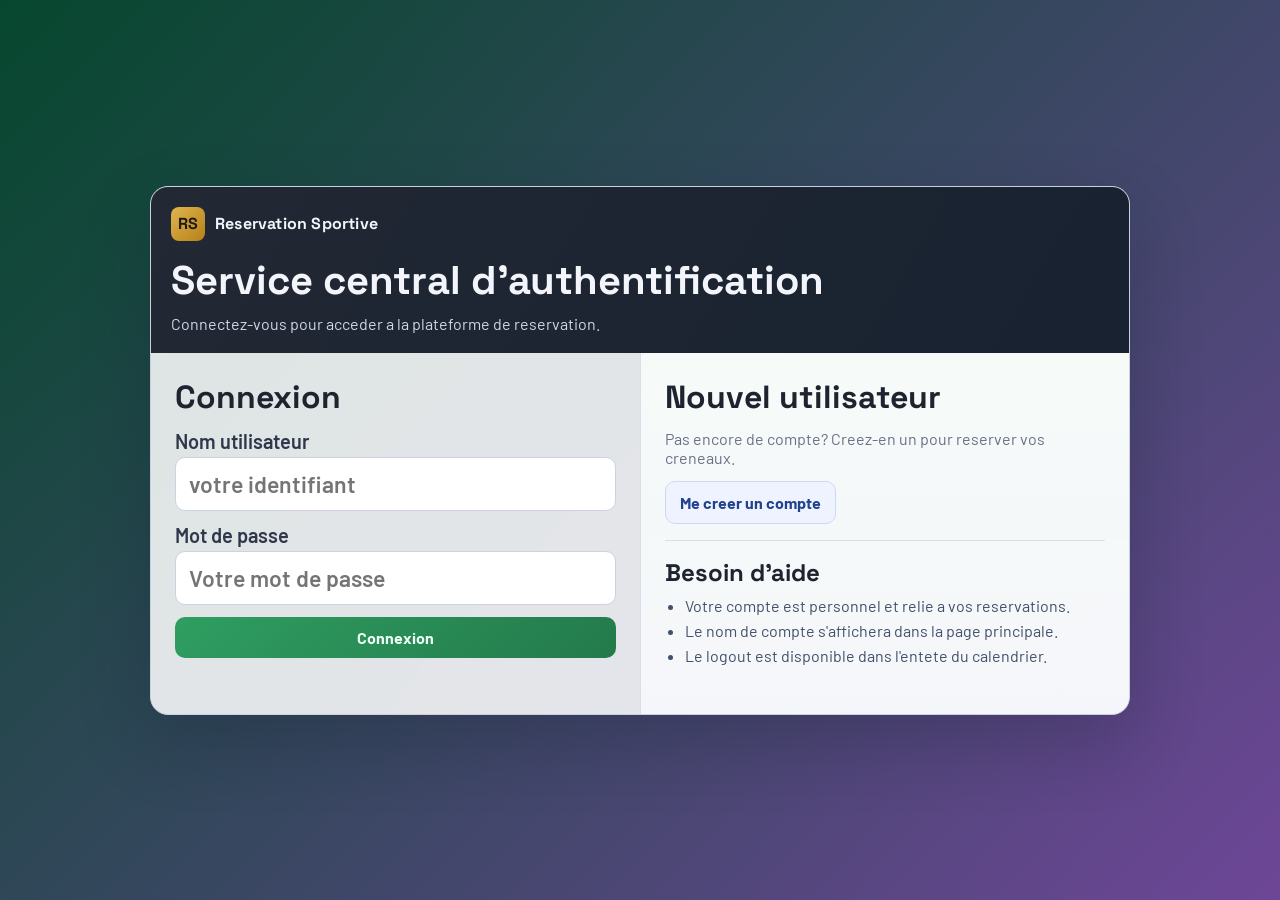
<file: login.html>
<!doctype html>
<html lang="fr">
  <head>
    <meta charset="utf-8" />
    <meta name="viewport" content="width=device-width, initial-scale=1" />
    <title>Connexion - Reservation Sportive</title>
    <link rel="icon"  href="Images/icon.png">
    <link rel="preconnect" href="https://fonts.googleapis.com" />
    <link rel="preconnect" href="https://fonts.gstatic.com" crossorigin />
    <link
      href="https://fonts.googleapis.com/css2?family=Barlow:wght@400;500;600;700&family=Space+Grotesk:wght@500;700&display=swap"
      rel="stylesheet"
    />
    <link rel="stylesheet" href="static/css/auth.css?v=20260419b" />
  </head>
  <body>
    <main class="auth-shell">
      <section class="auth-card auth-split">
        <header class="auth-header">
          <div class="brand">
            <span class="brand-mark">RS</span>
            <span class="brand-text">Reservation Sportive</span>
          </div>
          <h1>Service central d'authentification</h1>
          <p>Connectez-vous pour acceder a la plateforme de reservation.</p>
        </header>

        <div class="split-grid">
          <section class="panel left">
            <h2>Connexion</h2>
            <form id="loginForm" class="auth-form">
              <label>Nom utilisateur
                <input type="text" name="username" placeholder="votre identifiant" minlength="3" required />
              </label>
              <label>Mot de passe
                <input type="password" name="password" placeholder="Votre mot de passe" minlength="6" required />
              </label>
              <button type="submit" class="btn primary">Connexion</button>
            </form>
            <p id="loginFlash" class="flash" role="status" aria-live="polite"></p>
          </section>

          <section class="panel right">
            <h2>Nouvel utilisateur</h2>
            <p class="helper">Pas encore de compte? Creez-en un pour reserver vos creneaux.</p>
            <a class="btn secondary" href="register.html">Me creer un compte</a>

            <hr />
            <h3>Besoin d'aide</h3>
            <ul>
              <li>Votre compte est personnel et relie a vos reservations.</li>
              <li>Le nom de compte s'affichera dans la page principale.</li>
              <li>Le logout est disponible dans l'entete du calendrier.</li>
            </ul>
          </section>
        </div>
      </section>
    </main>

    <script>
      const loginFormEl = document.getElementById("loginForm");
      const loginFlashEl = document.getElementById("loginFlash");

      function setFlash(message, type = "error") {
        loginFlashEl.textContent = message;
        loginFlashEl.className = `flash ${type}`;
      }

      function normalizeApiError(detail, status, fallback) {
        if (typeof detail === "string" && detail.trim()) {
          return detail;
        }
        if (status === 401) {
          return "Identifiants invalides.";
        }
        if (status === 422) {
          return "Veuillez verifier les champs saisis.";
        }
        return fallback;
      }

      async function login(username, password) {
        const response = await fetch("http://localhost:8000/auth/login", {
          method: "POST",
          headers: { "Content-Type": "application/json" },
          credentials: "include",
          body: JSON.stringify({ username, password }),
        });

        const data = await response.json().catch(() => ({}));
        if (!response.ok) {
          throw new Error(normalizeApiError(data.detail, response.status, "Echec de connexion."));
        }
      }

      loginFormEl.addEventListener("submit", async (event) => {
        event.preventDefault();
        const fd = new FormData(loginFormEl);
        const username = String(fd.get("username") || "").trim();
        const password = String(fd.get("password") || "");

        try {
          await login(username, password);
          setFlash("Connexion reussie. Redirection...", "success");
          window.location.href = "http://localhost:8000/calendar";
        } catch (error) {
          setFlash(error.message || "Erreur de connexion.", "error");
        }
      });
    </script>
  </body>
</html>
</file>
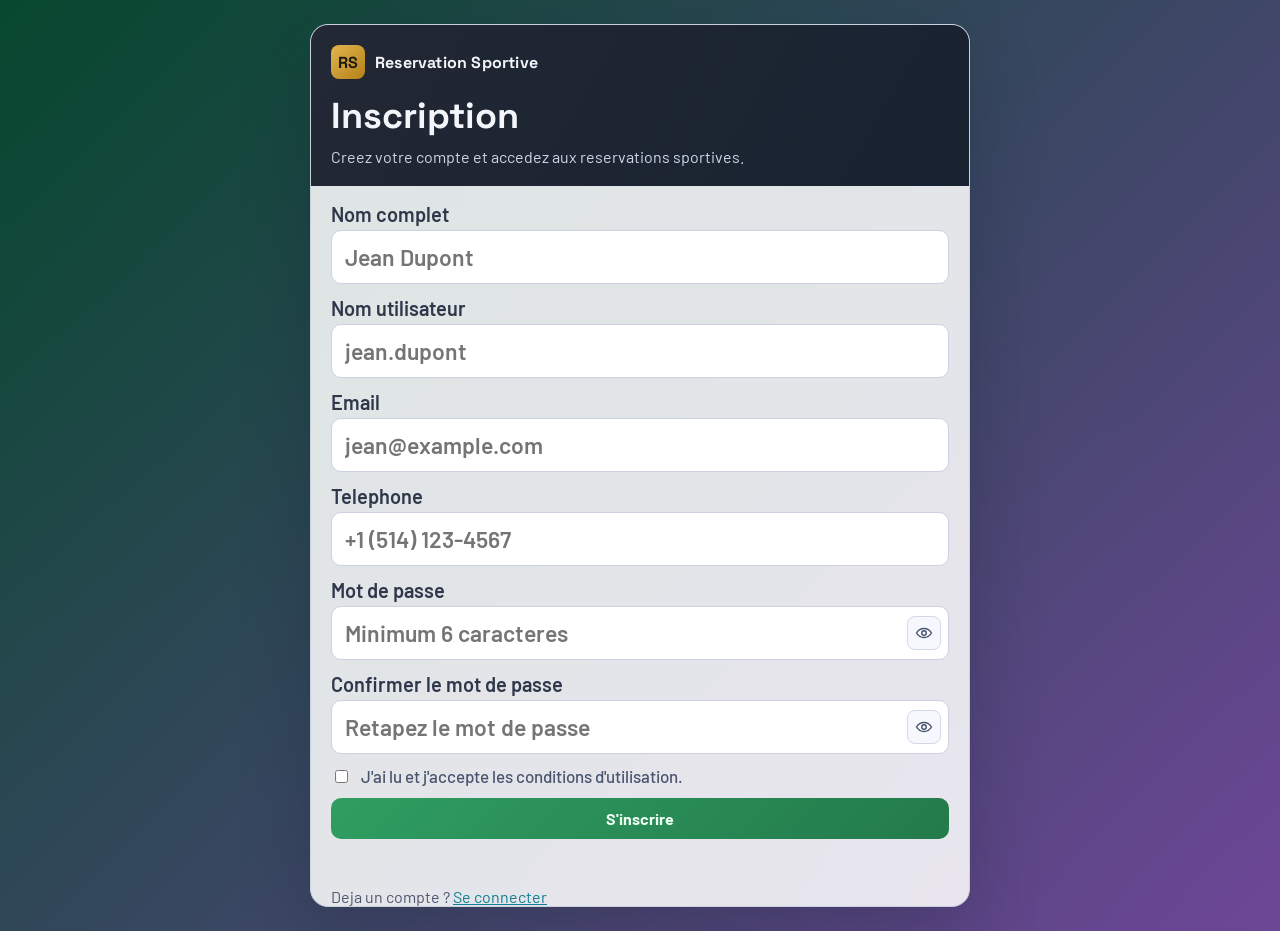
<file: register.html>
<!doctype html>
<html lang="fr">
  <head>
    <meta charset="utf-8" />
    <meta name="viewport" content="width=device-width, initial-scale=1" />
    <title>Inscription - Reservation Sportive</title>
    <link rel="preconnect" href="https://fonts.googleapis.com" />
    <link rel="preconnect" href="https://fonts.gstatic.com" crossorigin />
    <link
      href="https://fonts.googleapis.com/css2?family=Barlow:wght@400;500;600;700&family=Space+Grotesk:wght@500;700&display=swap"
      rel="stylesheet"
    />
    <link rel="stylesheet" href="static/css/auth.css?v=20260419b" />
  </head>
  <body>
    <main class="auth-shell">
      <section class="auth-card auth-single">
        <header class="auth-header">
          <div class="brand">
            <span class="brand-mark">RS</span>
            <span class="brand-text">Reservation Sportive</span>
          </div>
          <h1>Inscription</h1>
          <p>Creez votre compte et accedez aux reservations sportives.</p>
        </header>

        <form id="registerForm" class="auth-form">
          <label>Nom complet
            <input type="text" name="full_name" placeholder="Jean Dupont" required />
          </label>
          <label>Nom utilisateur
            <input type="text" name="username" placeholder="jean.dupont" minlength="3" required />
          </label>
          <label>Email
            <input type="email" name="email" placeholder="jean@example.com" required />
          </label>
          <label>Telephone
            <input type="text" name="telephone" placeholder="+1 (514) 123-4567" />
          </label>
          <label>Mot de passe
            <div class="input-with-icon">
              <input id="passwordInput" type="password" name="password" minlength="6" placeholder="Minimum 6 caracteres" required />
              <button class="password-toggle" type="button" data-target="passwordInput" aria-label="Afficher le mot de passe" title="Afficher le mot de passe">
                <svg class="eye-icon" viewBox="0 0 24 24" aria-hidden="true">
                  <path d="M2 12s3.6-6 10-6 10 6 10 6-3.6 6-10 6S2 12 2 12z" />
                  <circle cx="12" cy="12" r="3" />
                </svg>
              </button>
            </div>
          </label>
          <label>Confirmer le mot de passe
            <div class="input-with-icon">
              <input id="passwordConfirmInput" type="password" name="password_confirm" minlength="6" placeholder="Retapez le mot de passe" required />
              <button class="password-toggle" type="button" data-target="passwordConfirmInput" aria-label="Afficher la confirmation du mot de passe" title="Afficher la confirmation du mot de passe">
                <svg class="eye-icon" viewBox="0 0 24 24" aria-hidden="true">
                  <path d="M2 12s3.6-6 10-6 10 6 10 6-3.6 6-10 6S2 12 2 12z" />
                  <circle cx="12" cy="12" r="3" />
                </svg>
              </button>
            </div>
          </label>
          <label class="checkline">
            <input type="checkbox" name="terms" required />
            <span>J'ai lu et j'accepte les conditions d'utilisation.</span>
          </label>
          <button type="submit" class="btn primary">S'inscrire</button>
        </form>

        <p id="registerFlash" class="flash" role="status" aria-live="polite"></p>
        <p class="switch-link">Deja un compte ? <a href="login.html">Se connecter</a></p>
      </section>
    </main>

    <script>
      const registerFormEl = document.getElementById("registerForm");
      const registerFlashEl = document.getElementById("registerFlash");
      const passwordToggleButtons = document.querySelectorAll(".password-toggle");

      function setFlash(message, type = "error") {
        registerFlashEl.textContent = message;
        registerFlashEl.className = `flash ${type}`;
      }

      function normalizeApiError(detail, status, fallback) {
        if (typeof detail === "string" && detail.trim()) {
          return detail;
        }
        if (status === 409) {
          return "Ce nom utilisateur existe deja.";
        }
        if (status === 422) {
          return "Veuillez verifier les champs saisis.";
        }
        return fallback;
      }

      async function register(payload) {
        const response = await fetch("http://localhost:8000/auth/register", {
          method: "POST",
          headers: { "Content-Type": "application/json" },
          credentials: "include",
          body: JSON.stringify(payload),
        });

        const data = await response.json().catch(() => ({}));
        if (!response.ok) {
          throw new Error(normalizeApiError(data.detail, response.status, "Echec de creation du compte."));
        }
      }

      function togglePasswordVisibility(button) {
        const targetId = button.getAttribute("data-target");
        if (!targetId) return;

        const input = document.getElementById(targetId);
        if (!input) return;

        const visible = input.type === "text";
        input.type = visible ? "password" : "text";
        button.setAttribute(
          "aria-label",
          visible ? "Afficher le mot de passe" : "Masquer le mot de passe",
        );
        button.setAttribute(
          "title",
          visible ? "Afficher le mot de passe" : "Masquer le mot de passe",
        );
      }

      for (const button of passwordToggleButtons) {
        button.addEventListener("click", () => togglePasswordVisibility(button));
      }

      registerFormEl.addEventListener("submit", async (event) => {
        event.preventDefault();
        const fd = new FormData(registerFormEl);

        const fullName = String(fd.get("full_name") || "").trim();
        const username = String(fd.get("username") || "").trim();
        const email = String(fd.get("email") || "").trim();
        const telephone = String(fd.get("telephone") || "").trim();
        const password = String(fd.get("password") || "");
        const passwordConfirm = String(fd.get("password_confirm") || "");
        const termsAccepted = Boolean(fd.get("terms"));

        if (password !== passwordConfirm) {
          setFlash("Les mots de passe ne correspondent pas.", "error");
          return;
        }

        if (!termsAccepted) {
          setFlash("Vous devez accepter les conditions d'utilisation.", "error");
          return;
        }

        try {
          await register({
            full_name: fullName,
            username,
            password,
            email,
            telephone: telephone || null,
          });
          setFlash("Compte cree. Redirection vers le calendrier...", "success");
          window.location.href = "http://localhost:8000/calendar";
        } catch (error) {
          setFlash(error.message || "Erreur lors de l'inscription.", "error");
        }
      });
    </script>
  </body>
</html>
</file>
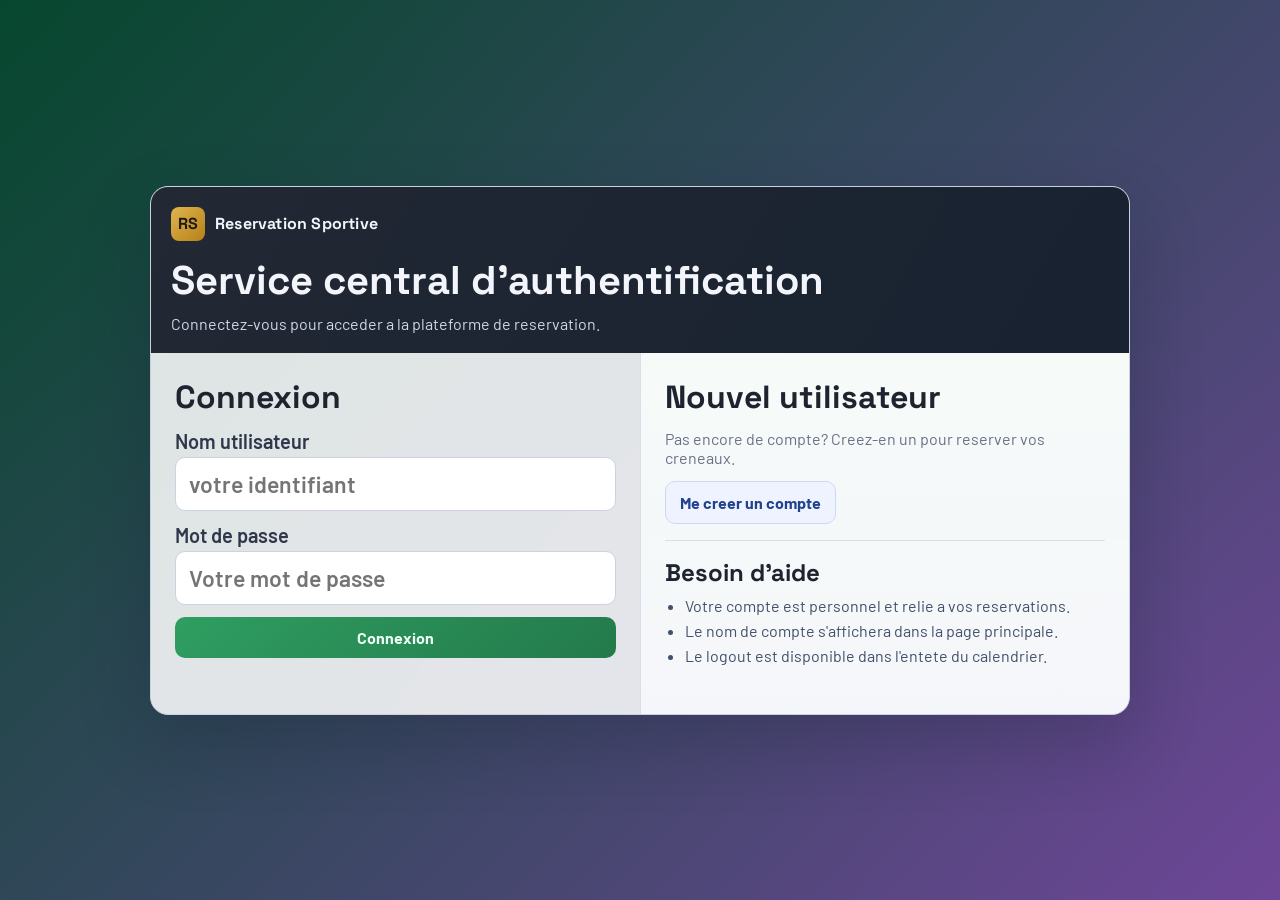
<file: templates/auth_login.html>
<!doctype html>
<html lang="fr">
  <head>
    <meta charset="utf-8" />
    <meta name="viewport" content="width=device-width, initial-scale=1" />
    <title>Connexion - Reservation Sportive</title>
    <link rel="icon"  href="Images/icon.png">
    <link rel="preconnect" href="https://fonts.googleapis.com" />
    <link rel="preconnect" href="https://fonts.gstatic.com" crossorigin />
    <link
      href="https://fonts.googleapis.com/css2?family=Barlow:wght@400;500;600;700&family=Space+Grotesk:wght@500;700&display=swap"
      rel="stylesheet"
    />
    <link rel="stylesheet" href="/static/css/auth.css?v=20260419b" />
  </head>
  <body>
    <main class="auth-shell">
      <section class="auth-card auth-split">
        <header class="auth-header">
          <div class="brand">
            <span class="brand-mark">RS</span>
            <span class="brand-text">Reservation Sportive</span>
          </div>
          <h1>Service central d'authentification</h1>
          <p>Connectez-vous pour acceder a la plateforme de reservation.</p>
        </header>

        <div class="split-grid">
          <section class="panel left">
            <h2>Connexion</h2>
            <form id="loginForm" class="auth-form">
              <label>Nom utilisateur
                <input type="text" name="username" placeholder="votre identifiant" minlength="3" required />
              </label>
              <label>Mot de passe
                <input type="password" name="password" placeholder="Votre mot de passe" minlength="6" required />
              </label>
              <button type="submit" class="btn primary">Connexion</button>
            </form>
            <p id="loginFlash" class="flash" role="status" aria-live="polite"></p>
          </section>

          <section class="panel right">
            <h2>Nouvel utilisateur</h2>
            <p class="helper">Pas encore de compte? Creez-en un pour reserver vos creneaux.</p>
            <a class="btn secondary" href="/register">Me creer un compte</a>

            <hr />
            <h3>Besoin d'aide</h3>
            <ul>
              <li>Votre compte est personnel et relie a vos reservations.</li>
              <li>Le nom de compte s'affichera dans la page principale.</li>
              <li>Le logout est disponible dans l'entete du calendrier.</li>
            </ul>
          </section>
        </div>
      </section>
    </main>

    <script src="/static/js/auth_login.js?v=20260418a" defer></script>
  </body>
</html>
</file>
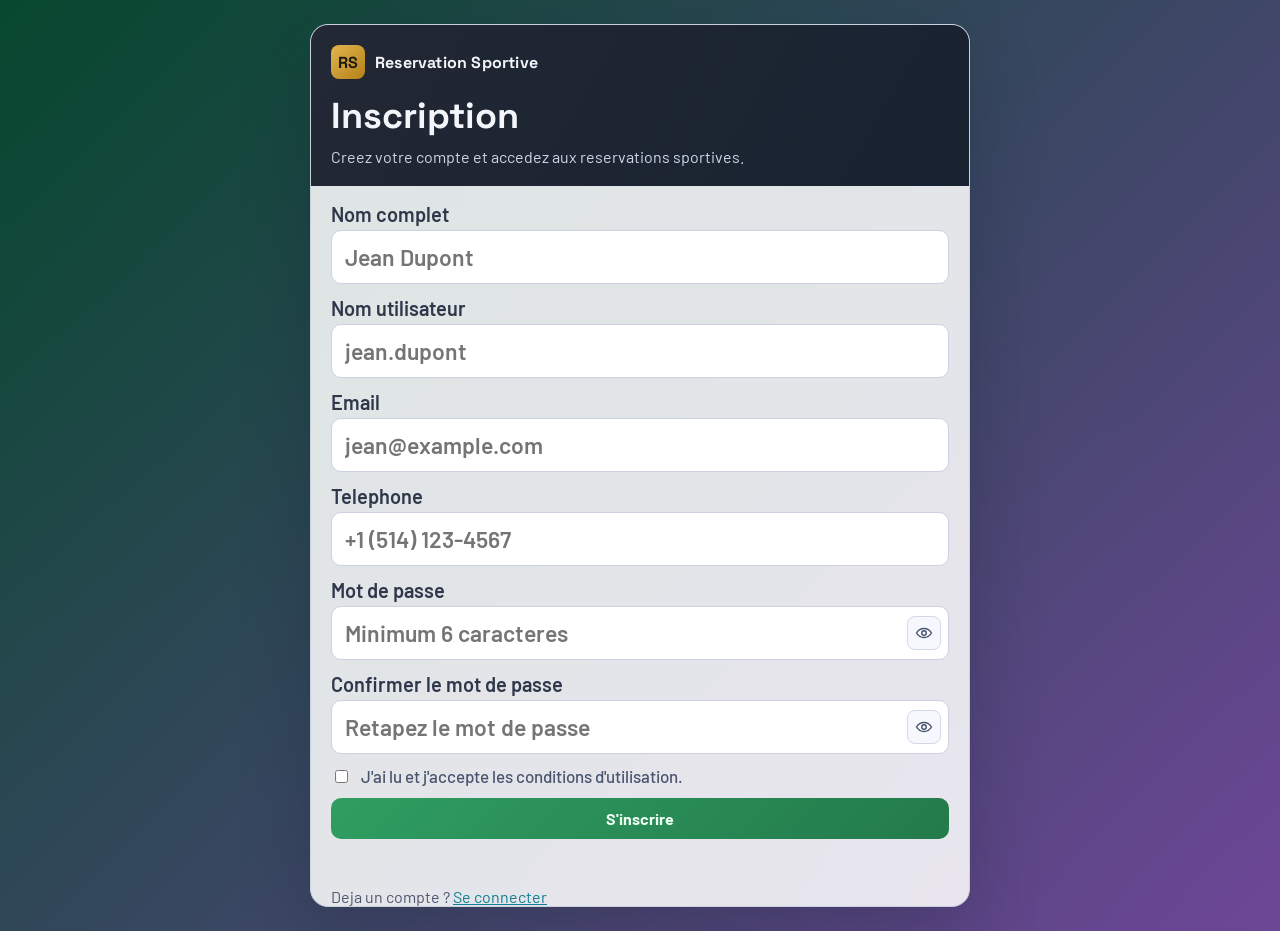
<file: templates/auth_register.html>
<!doctype html>
<html lang="fr">
  <head>
    <meta charset="utf-8" />
    <meta name="viewport" content="width=device-width, initial-scale=1" />
    <title>Inscription - Reservation Sportive</title>
    <link rel="icon"  href="Images/icon.png">
    <link rel="preconnect" href="https://fonts.googleapis.com" />
    <link rel="preconnect" href="https://fonts.gstatic.com" crossorigin />
    <link
      href="https://fonts.googleapis.com/css2?family=Barlow:wght@400;500;600;700&family=Space+Grotesk:wght@500;700&display=swap"
      rel="stylesheet"
    />
    <link rel="stylesheet" href="/static/css/auth.css?v=20260419b" />
  </head>
  <body>
    <main class="auth-shell">
      <section class="auth-card auth-single">
        <header class="auth-header">
          <div class="brand">
            <span class="brand-mark">RS</span>
            <span class="brand-text">Reservation Sportive</span>
          </div>
          <h1>Inscription</h1>
          <p>Creez votre compte et accedez aux reservations sportives.</p>
        </header>

        <form id="registerForm" class="auth-form">
          <label>Nom complet
            <input type="text" name="full_name" placeholder="Jean Dupont" required />
          </label>
          <label>Nom utilisateur
            <input type="text" name="username" placeholder="jean.dupont" minlength="3" required />
          </label>
          <label>Email
            <input type="email" name="email" placeholder="jean@example.com" required />
          </label>
          <label>Telephone
            <input type="text" name="telephone" placeholder="+1 (514) 123-4567" />
          </label>
          <label>Mot de passe
            <div class="input-with-icon">
              <input id="passwordInput" type="password" name="password" minlength="6" placeholder="Minimum 6 caracteres" required />
              <button class="password-toggle" type="button" data-target="passwordInput" aria-label="Afficher le mot de passe" title="Afficher le mot de passe">
                <svg class="eye-icon" viewBox="0 0 24 24" aria-hidden="true">
                  <path d="M2 12s3.6-6 10-6 10 6 10 6-3.6 6-10 6S2 12 2 12z" />
                  <circle cx="12" cy="12" r="3" />
                </svg>
              </button>
            </div>
          </label>
          <label>Confirmer le mot de passe
            <div class="input-with-icon">
              <input id="passwordConfirmInput" type="password" name="password_confirm" minlength="6" placeholder="Retapez le mot de passe" required />
              <button class="password-toggle" type="button" data-target="passwordConfirmInput" aria-label="Afficher la confirmation du mot de passe" title="Afficher la confirmation du mot de passe">
                <svg class="eye-icon" viewBox="0 0 24 24" aria-hidden="true">
                  <path d="M2 12s3.6-6 10-6 10 6 10 6-3.6 6-10 6S2 12 2 12z" />
                  <circle cx="12" cy="12" r="3" />
                </svg>
              </button>
            </div>
          </label>
          <label class="checkline">
            <input type="checkbox" name="terms" required />
            <span>J'ai lu et j'accepte les conditions d'utilisation.</span>
          </label>
          <button type="submit" class="btn primary">S'inscrire</button>
        </form>

        <p id="registerFlash" class="flash" role="status" aria-live="polite"></p>
        <p class="switch-link">Deja un compte ? <a href="/login">Se connecter</a></p>
      </section>
    </main>

    <script src="/static/js/auth_register.js?v=20260418a" defer></script>
  </body>
</html>
</file>
<file: static/css/auth.css>
:root {
  --bg: #f2f3f6;
  --panel: #ffffff;
  --ink: #1e2330;
  --muted: #687086;
  --line: #d9deea;
  --green-1: #2f9e61;
  --green-2: #237a4b;
  --green-3: #eaf7f0;
  --dark: #222834;
  --accent: #d6a52f;
}

* {
  box-sizing: border-box;
}

body {
  margin: 0;
  min-height: 100vh;
  background: linear-gradient(135deg, #075434 0%, #764ba2 100%);
  font-family: "Barlow", sans-serif;
  color: var(--ink);
}

.auth-shell {
  min-height: 100vh;
  display: grid;
  place-items: center;
  padding: 24px;
  position: relative;
  isolation: isolate;
}

.auth-shell::before {
  content: "";
  position: absolute;
  inset: 0;
  background:
    linear-gradient(135deg, rgba(10, 14, 24, 0.18), rgba(10, 14, 24, 0.08)),
    radial-gradient(circle at top left, rgba(7, 84, 52, 0.18), transparent 42%),
    radial-gradient(circle at bottom right, rgba(118, 75, 162, 0.16), transparent 34%);
  pointer-events: none;
  z-index: -1;
}

.auth-card {
  width: min(100%, 980px);
  border: 1px solid #cad1de;
  border-radius: 18px;
  background: rgba(255, 255, 255, 0.86);
  box-shadow: 0 28px 70px rgba(16, 24, 40, 0.24);
  overflow: hidden;
  backdrop-filter: blur(18px);
}

.auth-header {
  padding: 20px;
  background: linear-gradient(120deg, var(--dark), #182230);
  color: #f3f5fb;
}

.brand {
  display: inline-flex;
  align-items: center;
  gap: 10px;
  margin-bottom: 14px;
}

.brand-mark {
  width: 34px;
  height: 34px;
  border-radius: 8px;
  display: grid;
  place-items: center;
  font-family: "Space Grotesk", sans-serif;
  font-weight: 700;
  background: linear-gradient(135deg, #e0b64f, #b68018);
  color: #1f1a10;
}

.brand-text {
  font-family: "Space Grotesk", sans-serif;
  letter-spacing: 0.2px;
  font-weight: 700;
}

.auth-header h1 {
  margin: 0;
  font-family: "Space Grotesk", sans-serif;
  font-size: 40px;
}

.auth-header p {
  margin: 8px 0 0;
  color: #cfd7e8;
}

.split-grid {
  display: grid;
  grid-template-columns: 1fr 1fr;
}

.panel {
  padding: 24px;
}

.panel.right {
  border-left: 1px solid var(--line);
  background: linear-gradient(180deg, rgba(248, 252, 249, 0.96) 0%, rgba(246, 248, 252, 0.9) 100%);
}

.panel h2 {
  margin: 0 0 12px;
  font-family: "Space Grotesk", sans-serif;
  font-size: 32px;
}

.panel h3 {
  margin: 10px 0 8px;
  font-family: "Space Grotesk", sans-serif;
  font-size: 24px;
}

.helper {
  margin: 0 0 14px;
  color: var(--muted);
}

.auth-form {
  display: grid;
  gap: 12px;
}

label {
  display: grid;
  gap: 4px;
  color: #2f374a;
  font-size: 20px;
  font-weight: 600;
}

input {
  border: 1px solid #ccd2df;
  border-radius: 10px;
  background: #fff;
  padding: 12px 13px;
  font: inherit;
  font-size: 23px;
}

.input-with-icon {
  position: relative;
}

.input-with-icon input {
  width: 100%;
  padding-right: 46px;
}

.password-toggle {
  position: absolute;
  right: 8px;
  top: 50%;
  transform: translateY(-50%);
  width: 34px;
  height: 34px;
  border: 1px solid #d3d9e6;
  border-radius: 8px;
  background: #f6f8fd;
  color: #4d5a76;
  display: inline-flex;
  align-items: center;
  justify-content: center;
  cursor: pointer;
}

.password-toggle:hover {
  background: #eef2fc;
  border-color: #bcc8e0;
}

.password-toggle:focus-visible {
  outline: none;
  box-shadow: 0 0 0 3px rgba(47, 158, 97, 0.2);
}

.eye-icon {
  width: 18px;
  height: 18px;
  fill: none;
  stroke: currentColor;
  stroke-width: 1.9;
  stroke-linecap: round;
  stroke-linejoin: round;
}

input:focus {
  outline: none;
  border-color: var(--green-1);
  box-shadow: 0 0 0 2px rgba(47, 158, 97, 0.18);
}

.btn {
  border: none;
  border-radius: 10px;
  padding: 11px 14px;
  font: inherit;
  font-weight: 700;
  text-decoration: none;
  display: inline-flex;
  align-items: center;
  justify-content: center;
  cursor: pointer;
}

.btn.primary {
  background: linear-gradient(135deg, var(--green-1), var(--green-2));
  color: #ecfff3;
}

.btn.secondary {
  background: #eef3ff;
  color: #22428d;
  border: 1px solid #cfd8f3;
}

hr {
  border: 0;
  border-top: 1px solid var(--line);
  margin: 16px 0;
}

ul {
  margin: 0;
  padding-left: 20px;
  color: #42506a;
}

li + li {
  margin-top: 6px;
}

.flash {
  margin: 10px 0 0;
  min-height: 22px;
  font-size: 18px;
  font-weight: 600;
}

.flash.error {
  color: #a11f37;
}

.flash.success {
  color: #1d7b44;
}

.auth-single {
  width: min(100%, 660px);
}

.input-with-icon {
  position: relative;
}

.input-with-icon input {
  padding-right: 48px;
}

.password-toggle {
  position: absolute;
  right: 8px;
  top: 50%;
  transform: translateY(-50%);
  width: 34px;
  height: 34px;
  border: 1px solid #d2d8e6;
  border-radius: 8px;
  background: #f6f8fd;
  color: #49566f;
  display: inline-flex;
  align-items: center;
  justify-content: center;
  cursor: pointer;
}

.password-toggle:hover {
  background: #edf2ff;
}

.password-toggle:focus-visible {
  outline: none;
  box-shadow: 0 0 0 3px rgba(47, 158, 97, 0.2);
}

.eye-icon {
  width: 18px;
  height: 18px;
  fill: none;
  stroke: currentColor;
  stroke-width: 1.9;
  stroke-linecap: round;
  stroke-linejoin: round;
}

.auth-single .auth-header h1 {
  font-size: 36px;
}

.auth-single .auth-form,
.auth-single .switch-link,
.auth-single .flash {
  padding: 16px 20px 0;
}

.checkline {
  grid-template-columns: auto 1fr;
  align-items: start;
  gap: 10px;
  font-size: 17px;
  font-weight: 500;
  color: #4a556f;
}

.checkline input {
  margin-top: 4px;
}

.switch-link {
  margin: 0;
  padding-bottom: 20px;
  color: #4d576e;
}

.switch-link a {
  color: #0f7f90;
}

@media (max-width: 960px) {
  .auth-shell {
    padding: 16px;
  }

  .auth-card {
    background: rgba(255, 255, 255, 0.9);
  }

  .auth-header h1,
  .auth-single .auth-header h1 {
    font-size: 31px;
  }

  .split-grid {
    grid-template-columns: 1fr;
  }

  .panel.right {
    border-left: none;
    border-top: 1px solid var(--line);
  }

  label {
    font-size: 17px;
  }

  input {
    font-size: 17px;
  }
}
</file>
